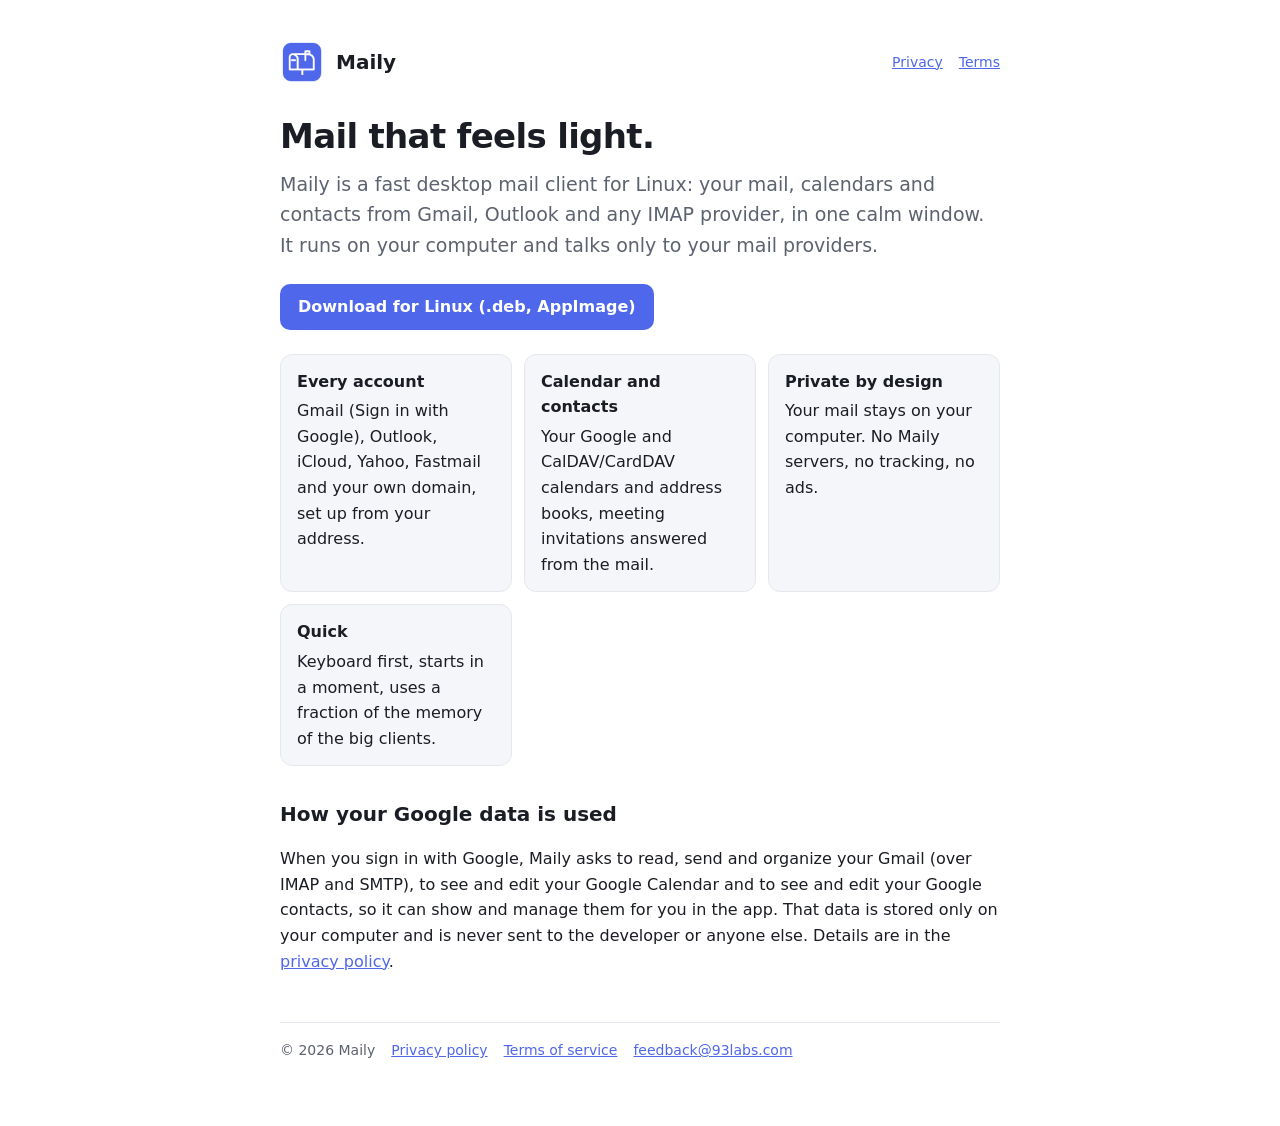
<file: index.html>
<!doctype html>
<html lang="en">
<head>
  <meta charset="utf-8" />
  <meta name="viewport" content="width=device-width, initial-scale=1" />
  <title>Maily — a light desktop mail client</title>
  <meta name="description" content="Maily is a light, fast desktop mail client for Linux: your mail, calendars and contacts, kept on your own computer." />
  <link rel="icon" href="logo-120.png" />
  <link rel="stylesheet" href="style.css" />
</head>
<body>
<main>
  <header class="top">
    <img src="logo-512.png" alt="" />
    <a class="brand" href="./">Maily</a>
    <nav class="links"><a href="privacy.html">Privacy</a><a href="terms.html">Terms</a></nav>
  </header>

  <h1>Mail that feels light.</h1>
  <p class="lead">Maily is a fast desktop mail client for Linux: your mail, calendars and contacts from Gmail, Outlook and any IMAP provider, in one calm window. It runs on your computer and talks only to your mail providers.</p>
  <p><a class="button" href="https://github.com/marinct/mail-client-releases/releases/latest">Download for Linux (.deb, AppImage)</a></p>

  <div class="cards">
    <div class="card"><strong>Every account</strong>Gmail (Sign in with Google), Outlook, iCloud, Yahoo, Fastmail and your own domain, set up from your address.</div>
    <div class="card"><strong>Calendar and contacts</strong>Your Google and CalDAV/CardDAV calendars and address books, meeting invitations answered from the mail.</div>
    <div class="card"><strong>Private by design</strong>Your mail stays on your computer. No Maily servers, no tracking, no ads.</div>
    <div class="card"><strong>Quick</strong>Keyboard first, starts in a moment, uses a fraction of the memory of the big clients.</div>
  </div>

  <h2>How your Google data is used</h2>
  <p>When you sign in with Google, Maily asks to read, send and organize your Gmail (over IMAP and SMTP), to see and edit your Google Calendar and to see and edit your Google contacts, so it can show and manage them for you in the app. That data is stored only on your computer and is never sent to the developer or anyone else. Details are in the <a href="privacy.html">privacy policy</a>.</p>

  <footer>
    <span>© 2026 Maily</span>
    <a href="privacy.html">Privacy policy</a>
    <a href="terms.html">Terms of service</a>
    <a href="mailto:feedback@93labs.com">feedback@93labs.com</a>
  </footer>
</main>
</body>
</html>
</file>
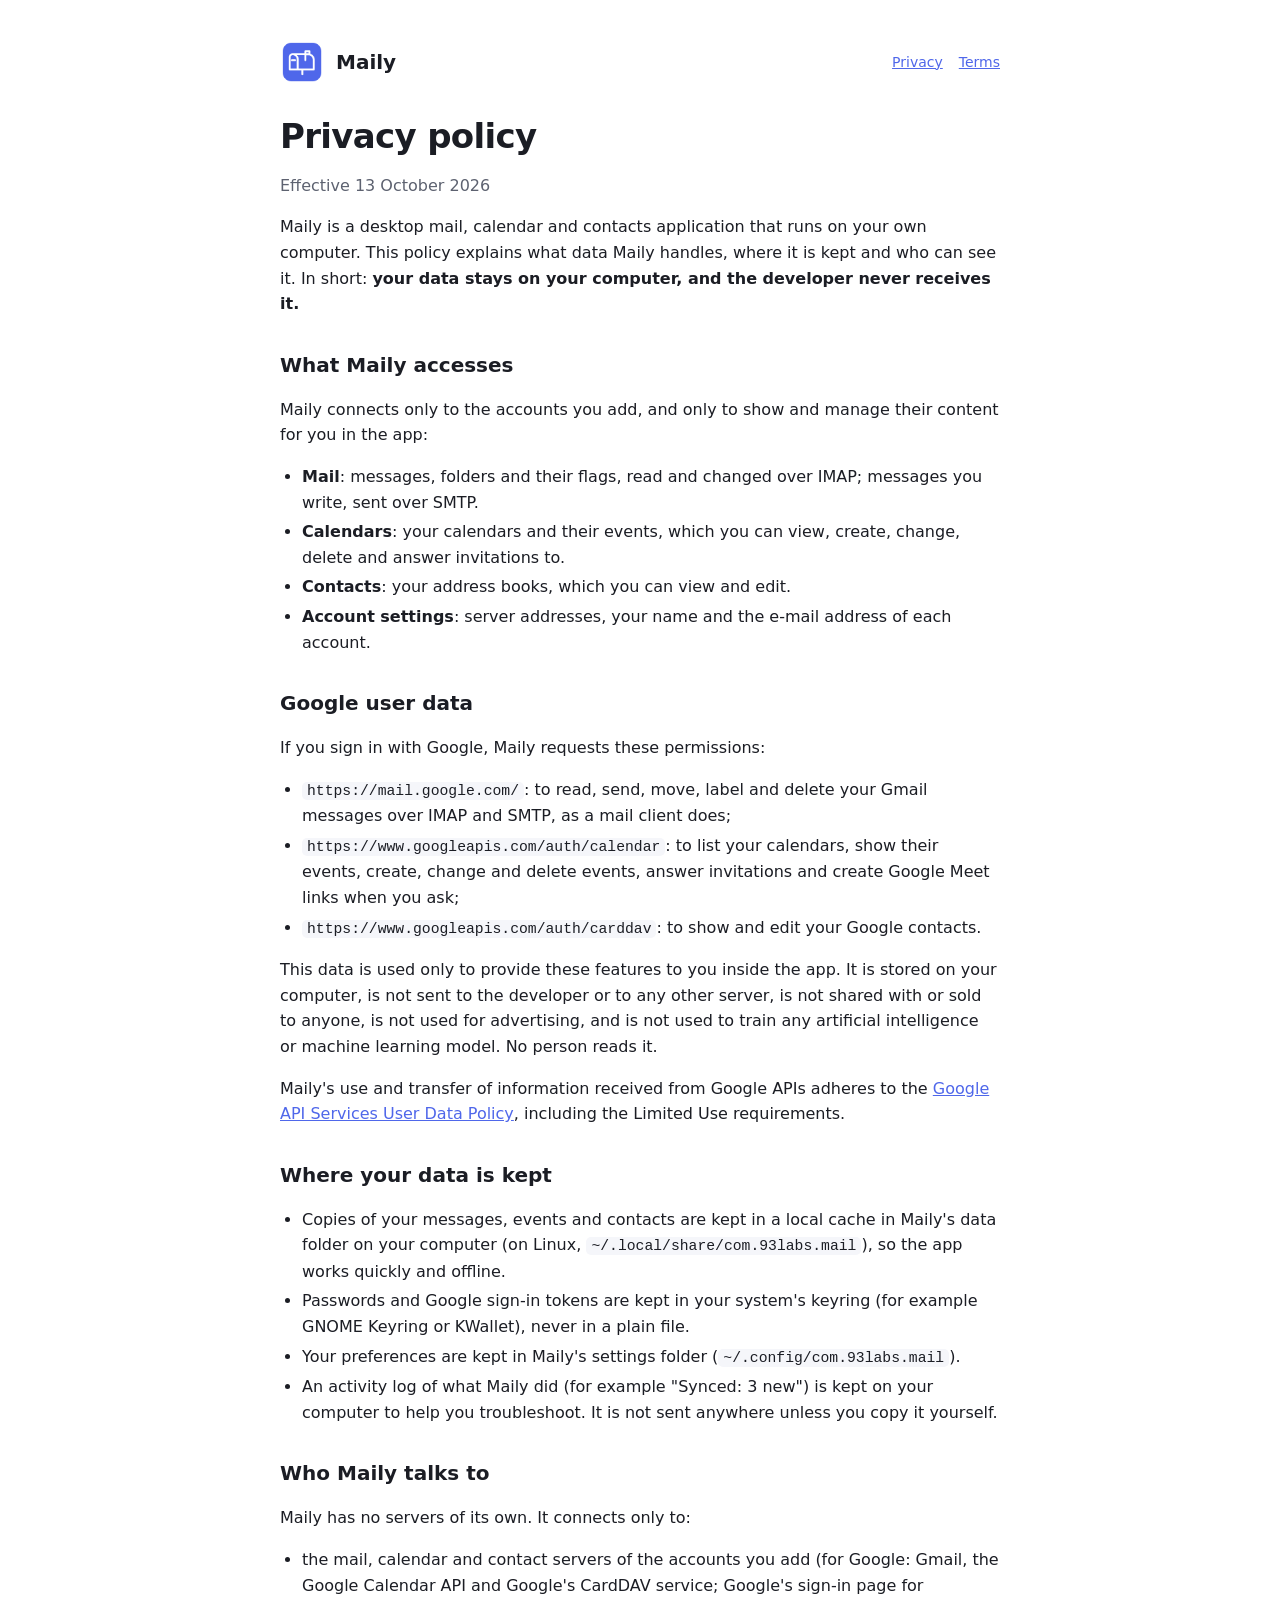
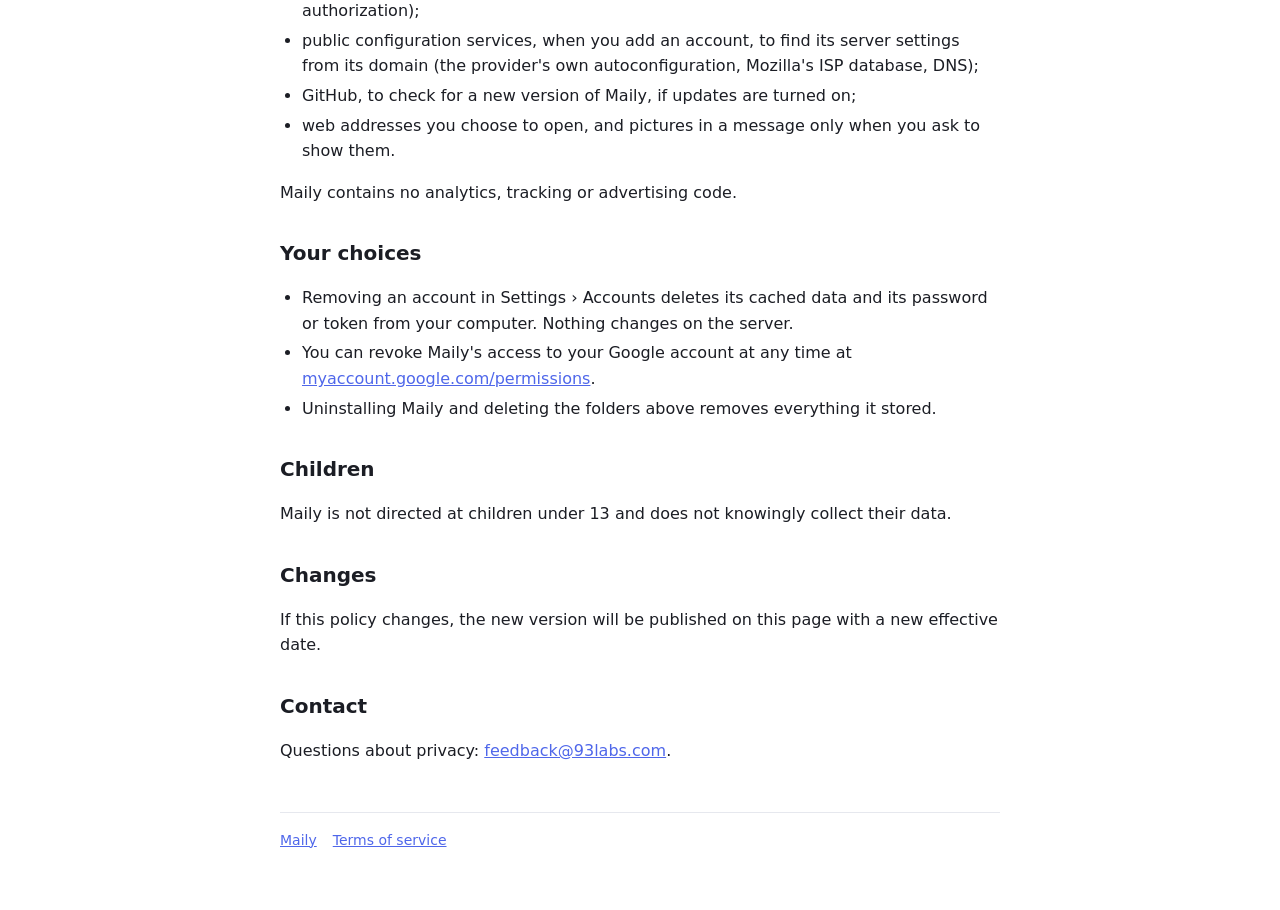
<file: privacy.html>
<!doctype html>
<html lang="en">
<head>
  <meta charset="utf-8" />
  <meta name="viewport" content="width=device-width, initial-scale=1" />
  <title>Privacy policy — Maily</title>
  <link rel="icon" href="logo-120.png" />
  <link rel="stylesheet" href="style.css" />
</head>
<body>
<main>
  <header class="top">
    <img src="logo-512.png" alt="" />
    <a class="brand" href="./">Maily</a>
    <nav class="links"><a href="privacy.html">Privacy</a><a href="terms.html">Terms</a></nav>
  </header>

  <h1>Privacy policy</h1>
  <p class="muted">Effective 13 October 2026</p>

  <p>Maily is a desktop mail, calendar and contacts application that runs on your own computer. This policy explains what data Maily handles, where it is kept and who can see it. In short: <strong>your data stays on your computer, and the developer never receives it.</strong></p>

  <h2>What Maily accesses</h2>
  <p>Maily connects only to the accounts you add, and only to show and manage their content for you in the app:</p>
  <ul>
    <li><strong>Mail</strong>: messages, folders and their flags, read and changed over IMAP; messages you write, sent over SMTP.</li>
    <li><strong>Calendars</strong>: your calendars and their events, which you can view, create, change, delete and answer invitations to.</li>
    <li><strong>Contacts</strong>: your address books, which you can view and edit.</li>
    <li><strong>Account settings</strong>: server addresses, your name and the e-mail address of each account.</li>
  </ul>

  <h2>Google user data</h2>
  <p>If you sign in with Google, Maily requests these permissions:</p>
  <ul>
    <li><code>https://mail.google.com/</code>: to read, send, move, label and delete your Gmail messages over IMAP and SMTP, as a mail client does;</li>
    <li><code>https://www.googleapis.com/auth/calendar</code>: to list your calendars, show their events, create, change and delete events, answer invitations and create Google Meet links when you ask;</li>
    <li><code>https://www.googleapis.com/auth/carddav</code>: to show and edit your Google contacts.</li>
  </ul>
  <p>This data is used only to provide these features to you inside the app. It is stored on your computer, is not sent to the developer or to any other server, is not shared with or sold to anyone, is not used for advertising, and is not used to train any artificial intelligence or machine learning model. No person reads it.</p>
  <p>Maily's use and transfer of information received from Google APIs adheres to the <a href="https://developers.google.com/terms/api-services-user-data-policy">Google API Services User Data Policy</a>, including the Limited Use requirements.</p>

  <h2>Where your data is kept</h2>
  <ul>
    <li>Copies of your messages, events and contacts are kept in a local cache in Maily's data folder on your computer (on Linux, <code>~/.local/share/com.93labs.mail</code>), so the app works quickly and offline.</li>
    <li>Passwords and Google sign-in tokens are kept in your system's keyring (for example GNOME Keyring or KWallet), never in a plain file.</li>
    <li>Your preferences are kept in Maily's settings folder (<code>~/.config/com.93labs.mail</code>).</li>
    <li>An activity log of what Maily did (for example "Synced: 3 new") is kept on your computer to help you troubleshoot. It is not sent anywhere unless you copy it yourself.</li>
  </ul>

  <h2>Who Maily talks to</h2>
  <p>Maily has no servers of its own. It connects only to:</p>
  <ul>
    <li>the mail, calendar and contact servers of the accounts you add (for Google: Gmail, the Google Calendar API and Google's CardDAV service; Google's sign-in page for authorization);</li>
    <li>public configuration services, when you add an account, to find its server settings from its domain (the provider's own autoconfiguration, Mozilla's ISP database, DNS);</li>
    <li>GitHub, to check for a new version of Maily, if updates are turned on;</li>
    <li>web addresses you choose to open, and pictures in a message only when you ask to show them.</li>
  </ul>
  <p>Maily contains no analytics, tracking or advertising code.</p>

  <h2>Your choices</h2>
  <ul>
    <li>Removing an account in Settings › Accounts deletes its cached data and its password or token from your computer. Nothing changes on the server.</li>
    <li>You can revoke Maily's access to your Google account at any time at <a href="https://myaccount.google.com/permissions">myaccount.google.com/permissions</a>.</li>
    <li>Uninstalling Maily and deleting the folders above removes everything it stored.</li>
  </ul>

  <h2>Children</h2>
  <p>Maily is not directed at children under 13 and does not knowingly collect their data.</p>

  <h2>Changes</h2>
  <p>If this policy changes, the new version will be published on this page with a new effective date.</p>

  <h2>Contact</h2>
  <p>Questions about privacy: <a href="mailto:feedback@93labs.com">feedback@93labs.com</a>.</p>

  <footer>
    <a href="./">Maily</a>
    <a href="terms.html">Terms of service</a>
  </footer>
</main>
</body>
</html>
</file>
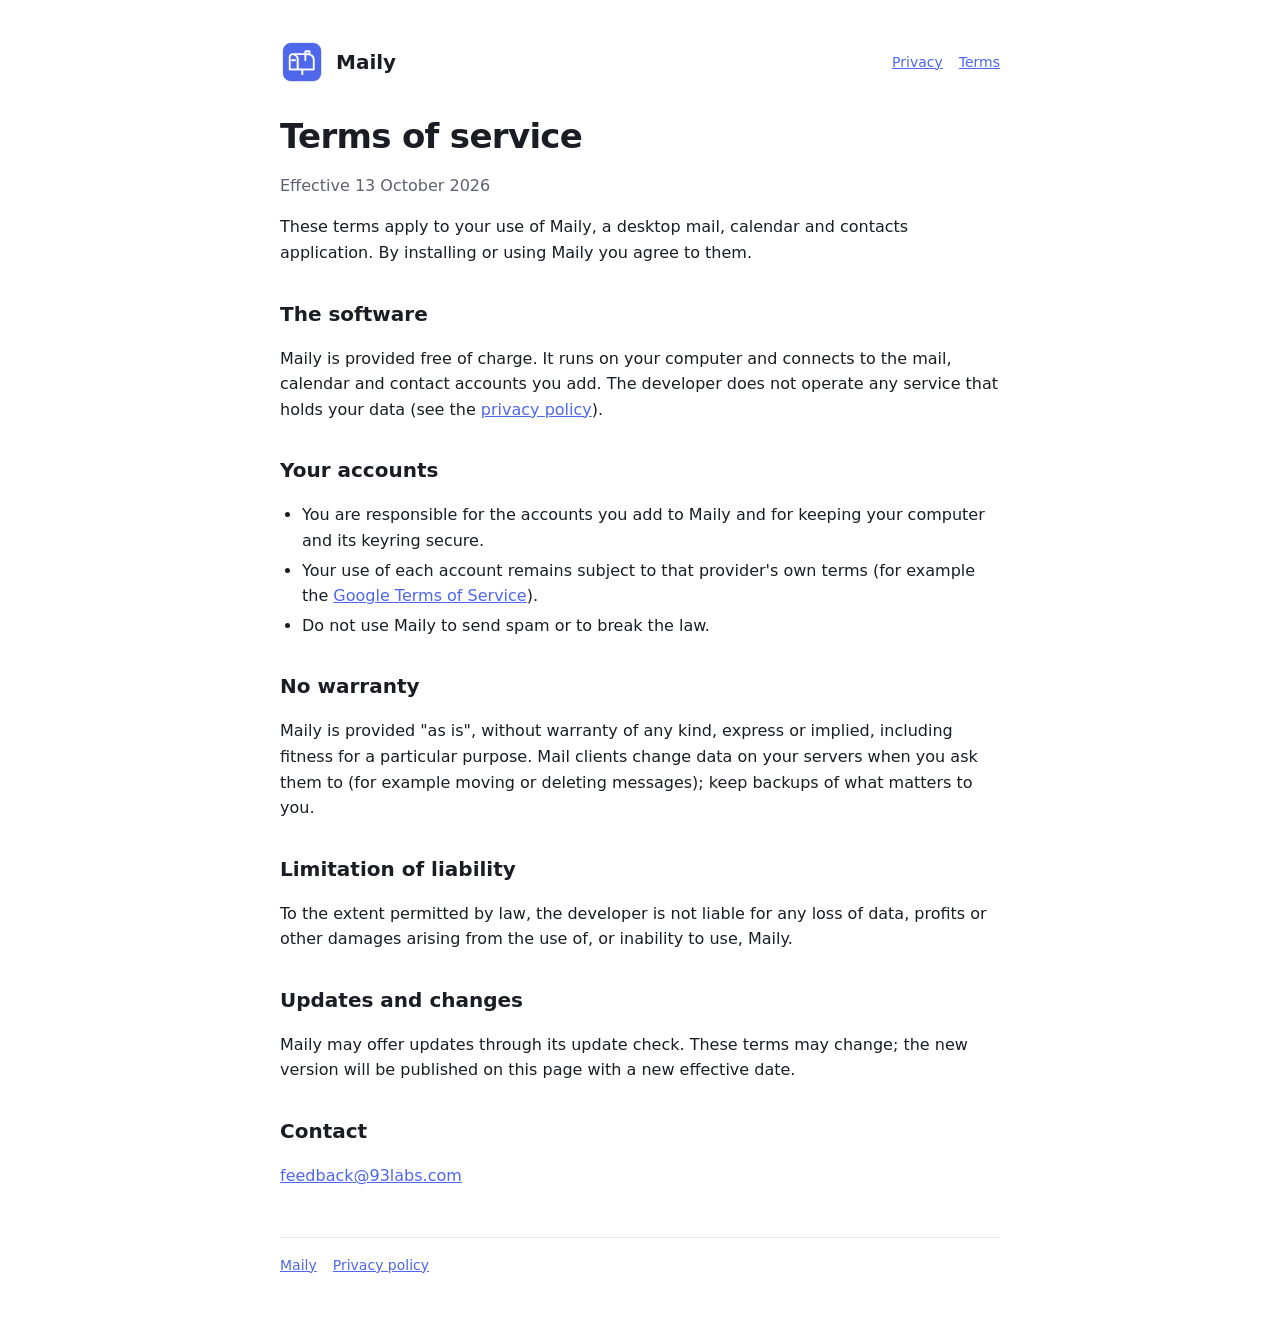
<file: terms.html>
<!doctype html>
<html lang="en">
<head>
  <meta charset="utf-8" />
  <meta name="viewport" content="width=device-width, initial-scale=1" />
  <title>Terms of service — Maily</title>
  <link rel="icon" href="logo-120.png" />
  <link rel="stylesheet" href="style.css" />
</head>
<body>
<main>
  <header class="top">
    <img src="logo-512.png" alt="" />
    <a class="brand" href="./">Maily</a>
    <nav class="links"><a href="privacy.html">Privacy</a><a href="terms.html">Terms</a></nav>
  </header>

  <h1>Terms of service</h1>
  <p class="muted">Effective 13 October 2026</p>

  <p>These terms apply to your use of Maily, a desktop mail, calendar and contacts application. By installing or using Maily you agree to them.</p>

  <h2>The software</h2>
  <p>Maily is provided free of charge. It runs on your computer and connects to the mail, calendar and contact accounts you add. The developer does not operate any service that holds your data (see the <a href="privacy.html">privacy policy</a>).</p>

  <h2>Your accounts</h2>
  <ul>
    <li>You are responsible for the accounts you add to Maily and for keeping your computer and its keyring secure.</li>
    <li>Your use of each account remains subject to that provider's own terms (for example the <a href="https://policies.google.com/terms">Google Terms of Service</a>).</li>
    <li>Do not use Maily to send spam or to break the law.</li>
  </ul>

  <h2>No warranty</h2>
  <p>Maily is provided "as is", without warranty of any kind, express or implied, including fitness for a particular purpose. Mail clients change data on your servers when you ask them to (for example moving or deleting messages); keep backups of what matters to you.</p>

  <h2>Limitation of liability</h2>
  <p>To the extent permitted by law, the developer is not liable for any loss of data, profits or other damages arising from the use of, or inability to use, Maily.</p>

  <h2>Updates and changes</h2>
  <p>Maily may offer updates through its update check. These terms may change; the new version will be published on this page with a new effective date.</p>

  <h2>Contact</h2>
  <p><a href="mailto:feedback@93labs.com">feedback@93labs.com</a></p>

  <footer>
    <a href="./">Maily</a>
    <a href="privacy.html">Privacy policy</a>
  </footer>
</main>
</body>
</html>
</file>
<file: style.css>
:root {
  --bg: #ffffff;
  --text: #1b1d24;
  --muted: #5d6270;
  --accent: #4f67ea;
  --line: #e6e8ee;
  --soft: #f5f6fa;
}
@media (prefers-color-scheme: dark) {
  :root {
    --bg: #15161b;
    --text: #e9eaf0;
    --muted: #a2a6b3;
    --accent: #8295ff;
    --line: #2a2c35;
    --soft: #1d1f26;
  }
}
* { box-sizing: border-box; }
body {
  margin: 0;
  background: var(--bg);
  color: var(--text);
  font: 16px/1.6 system-ui, -apple-system, "Segoe UI", Roboto, Ubuntu, sans-serif;
}
main { max-width: 760px; margin: 0 auto; padding: 40px 20px 64px; }
header.top { display: flex; align-items: center; gap: 12px; margin-bottom: 32px; }
header.top img { width: 44px; height: 44px; }
header.top a.brand { font-weight: 700; font-size: 20px; color: var(--text); text-decoration: none; }
nav.links { margin-left: auto; display: flex; gap: 16px; font-size: 14px; }
a { color: var(--accent); }
h1 { font-size: 34px; line-height: 1.2; margin: 0 0 12px; letter-spacing: -0.02em; }
h2 { font-size: 20px; margin: 32px 0 8px; }
p.lead { font-size: 19px; color: var(--muted); margin: 0 0 24px; }
.muted { color: var(--muted); }
ul { padding-left: 22px; }
li { margin: 4px 0; }
.cards { display: grid; grid-template-columns: repeat(auto-fit, minmax(200px, 1fr)); gap: 12px; margin: 24px 0; }
.card { background: var(--soft); border: 1px solid var(--line); border-radius: 12px; padding: 14px 16px; }
.card strong { display: block; margin-bottom: 4px; }
.button { display: inline-block; padding: 10px 18px; border-radius: 10px; background: var(--accent); color: #fff; text-decoration: none; font-weight: 600; }
footer { margin-top: 48px; padding-top: 16px; border-top: 1px solid var(--line); font-size: 14px; color: var(--muted); display: flex; gap: 16px; flex-wrap: wrap; }
code { background: var(--soft); padding: 1px 5px; border-radius: 5px; font-size: 0.92em; }
</file>
